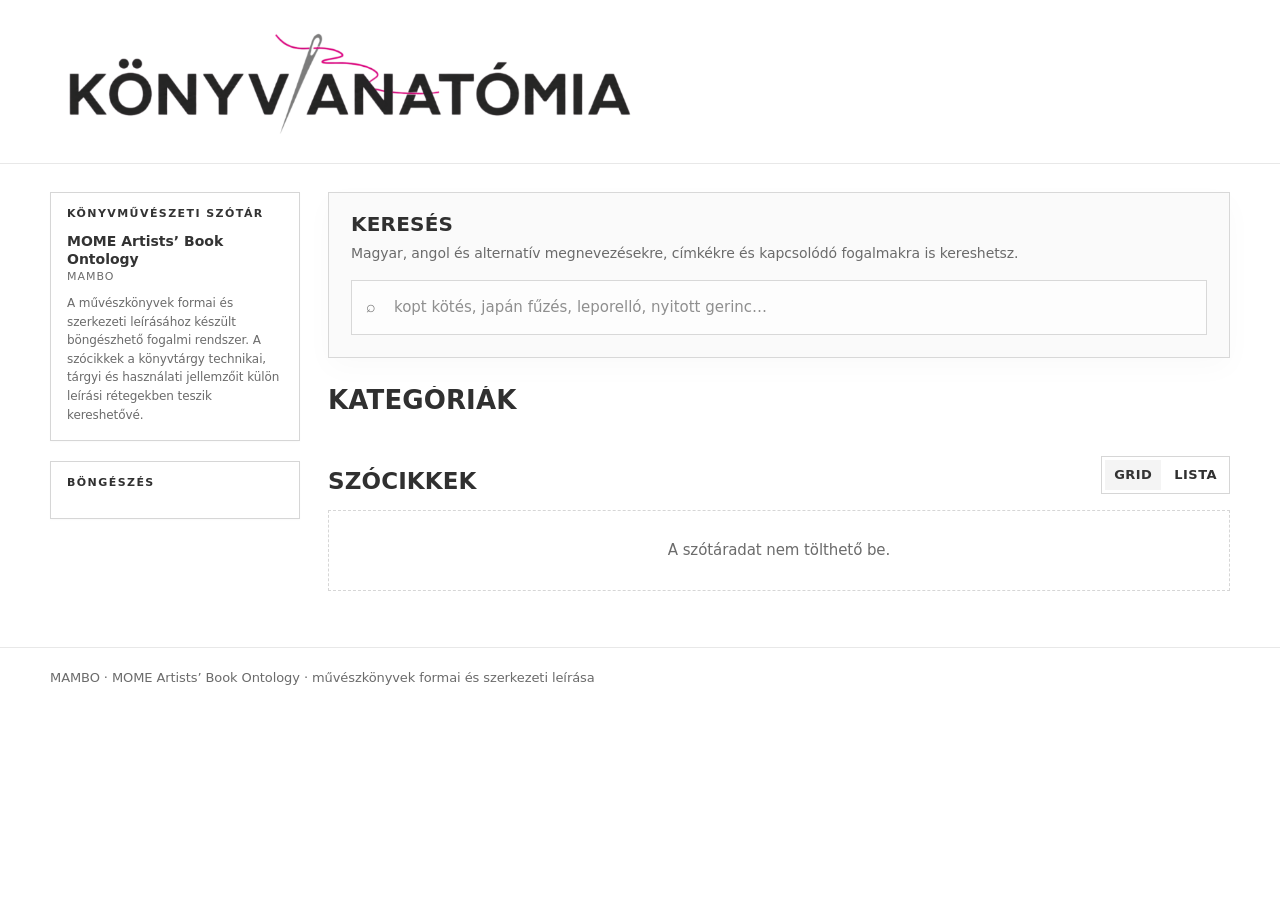
<file: index.html>
<!DOCTYPE html>
<html lang="hu">
<head>
  <meta charset="UTF-8" />
  <meta name="viewport" content="width=device-width, initial-scale=1.0" />
  <title>KÖNYVANATÓMIA – könyvművészeti szótár</title>
  <link rel="stylesheet" href="assets/css/site.css?v=consolidated-8" />
</head>
<body>
  <header class="site-header text-header">
    <div class="wrap">
      <div class="site-title-block">
        <a class="logo-link" href="./" aria-label="KÖNYVANATÓMIA – főoldal">
          <img class="site-logo-image" src="assets/icons/anatomia-header-v3.png?v=header-3" alt="KÖNYVANATÓMIA" />
        </a>
      </div>
    </div>
  </header>

  <main>
    <div class="wrap layout">
      <aside>
        <section class="sidebar-panel sidebar-intro" aria-label="A szótár leírása">
          <p class="sidebar-main-title">KÖNYVMŰVÉSZETI SZÓTÁR</p>
          <p class="about-brand"><strong>MOME Artists’ Book Ontology</strong></p>
          <p class="about-acronym">MAMBO</p>
          <p class="about-text">
            A művészkönyvek formai és szerkezeti leírásához készült böngészhető fogalmi rendszer.
            A szócikkek a könyvtárgy technikai, tárgyi és használati jellemzőit külön leírási rétegekben teszik kereshetővé.
          </p>
        </section>

        <section class="sidebar-panel sidebar-browse" aria-label="Böngészés">
          <p class="sidebar-panel-title">BÖNGÉSZÉS</p>
          <input id="searchInput" class="search" type="search" placeholder="Keresés névre, definícióra…" />
          <div id="filters" class="filters browse-list"></div>
        </section>
      </aside>

      <section>
        <section class="quick-search" aria-label="Keresés a MAMBO-szótárban">
          <label class="quick-search-label" for="quickSearchInput">Keresés</label>
          <p class="quick-search-help">
            Magyar, angol és alternatív megnevezésekre, címkékre és kapcsolódó fogalmakra is kereshetsz.
          </p>
          <div class="quick-search-box">
            <input
              id="quickSearchInput"
              class="quick-search-input"
              type="search"
              placeholder="kopt kötés, japán fűzés, leporelló, nyitott gerinc…"
              autocomplete="off"
            />
          </div>
        </section>

        <section class="category-overview" aria-label="Kiindulópontok a szótár böngészéséhez">
          <div class="overview-head">
            <h2>Kategóriák</h2>
          </div>
          <div id="categoryFolders" class="folder-grid category-panel-grid"></div>
        </section>

        <div class="topline" id="termsTopline">
          <h2>Szócikkek</h2>
          <div class="tools">
            <div id="count" class="result-count"></div>
            <div class="view-toggle" aria-label="Nézetváltás">
              <button class="view-button active" type="button" data-view="cards">Grid</button>
              <button class="view-button" type="button" data-view="list">Lista</button>
            </div>
          </div>
        </div>
        <div id="termList" class="grid"></div>
        <div id="empty" class="empty">Nincs találat ebben a szűrésben.</div>
      </section>
    </div>
  </main>

  <footer>
    <div class="wrap">MAMBO · MOME Artists’ Book Ontology · művészkönyvek formai és szerkezeti leírása</div>
  </footer>

  <script src="assets/js/app-decoration-clean.js?v=decor-render-2"></script>
  <script src="assets/js/sandbox-horizontal.js?v=custom-icons-clean-1"></script>
  <script src="assets/js/ui-enhancements.js?v=homepage-materials-1"></script>
  <script src="assets/js/term-pages.js?v=nyitott-gerinc-1"></script>
</body>
</html>
</file>
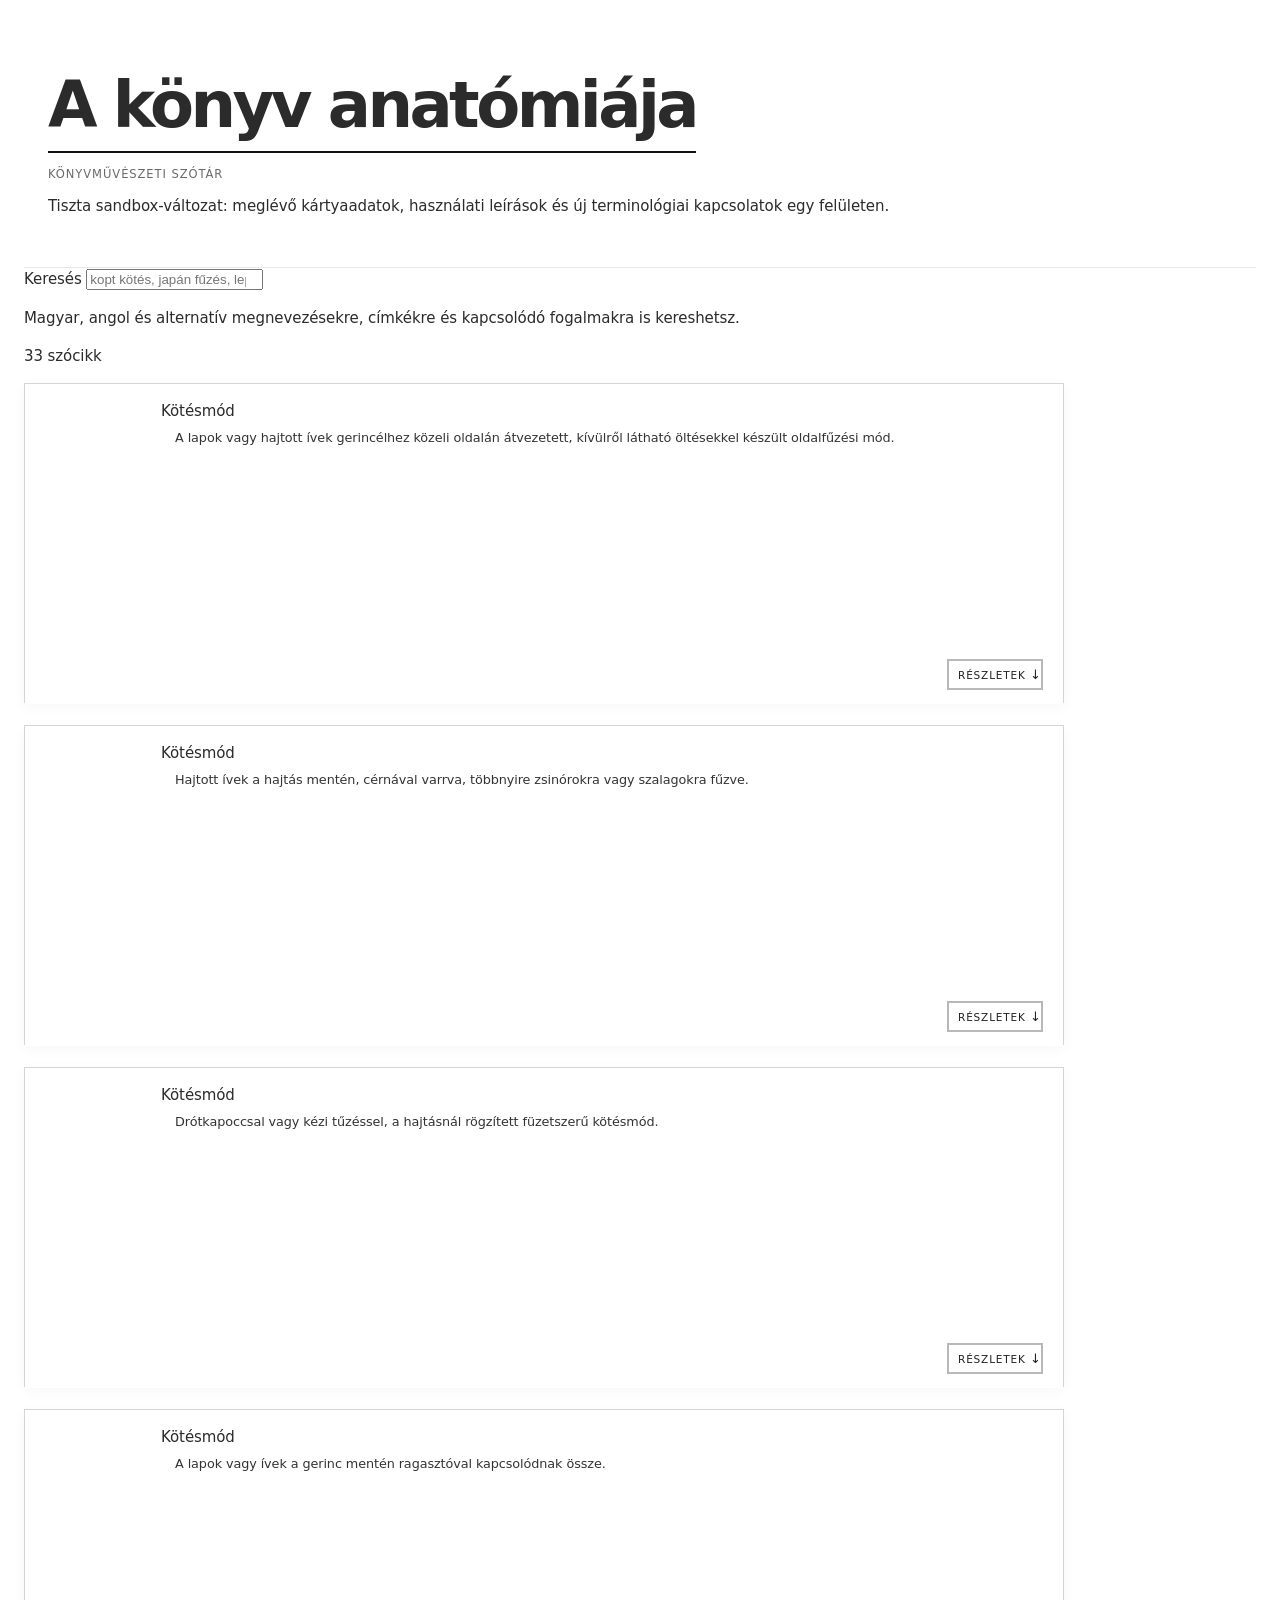
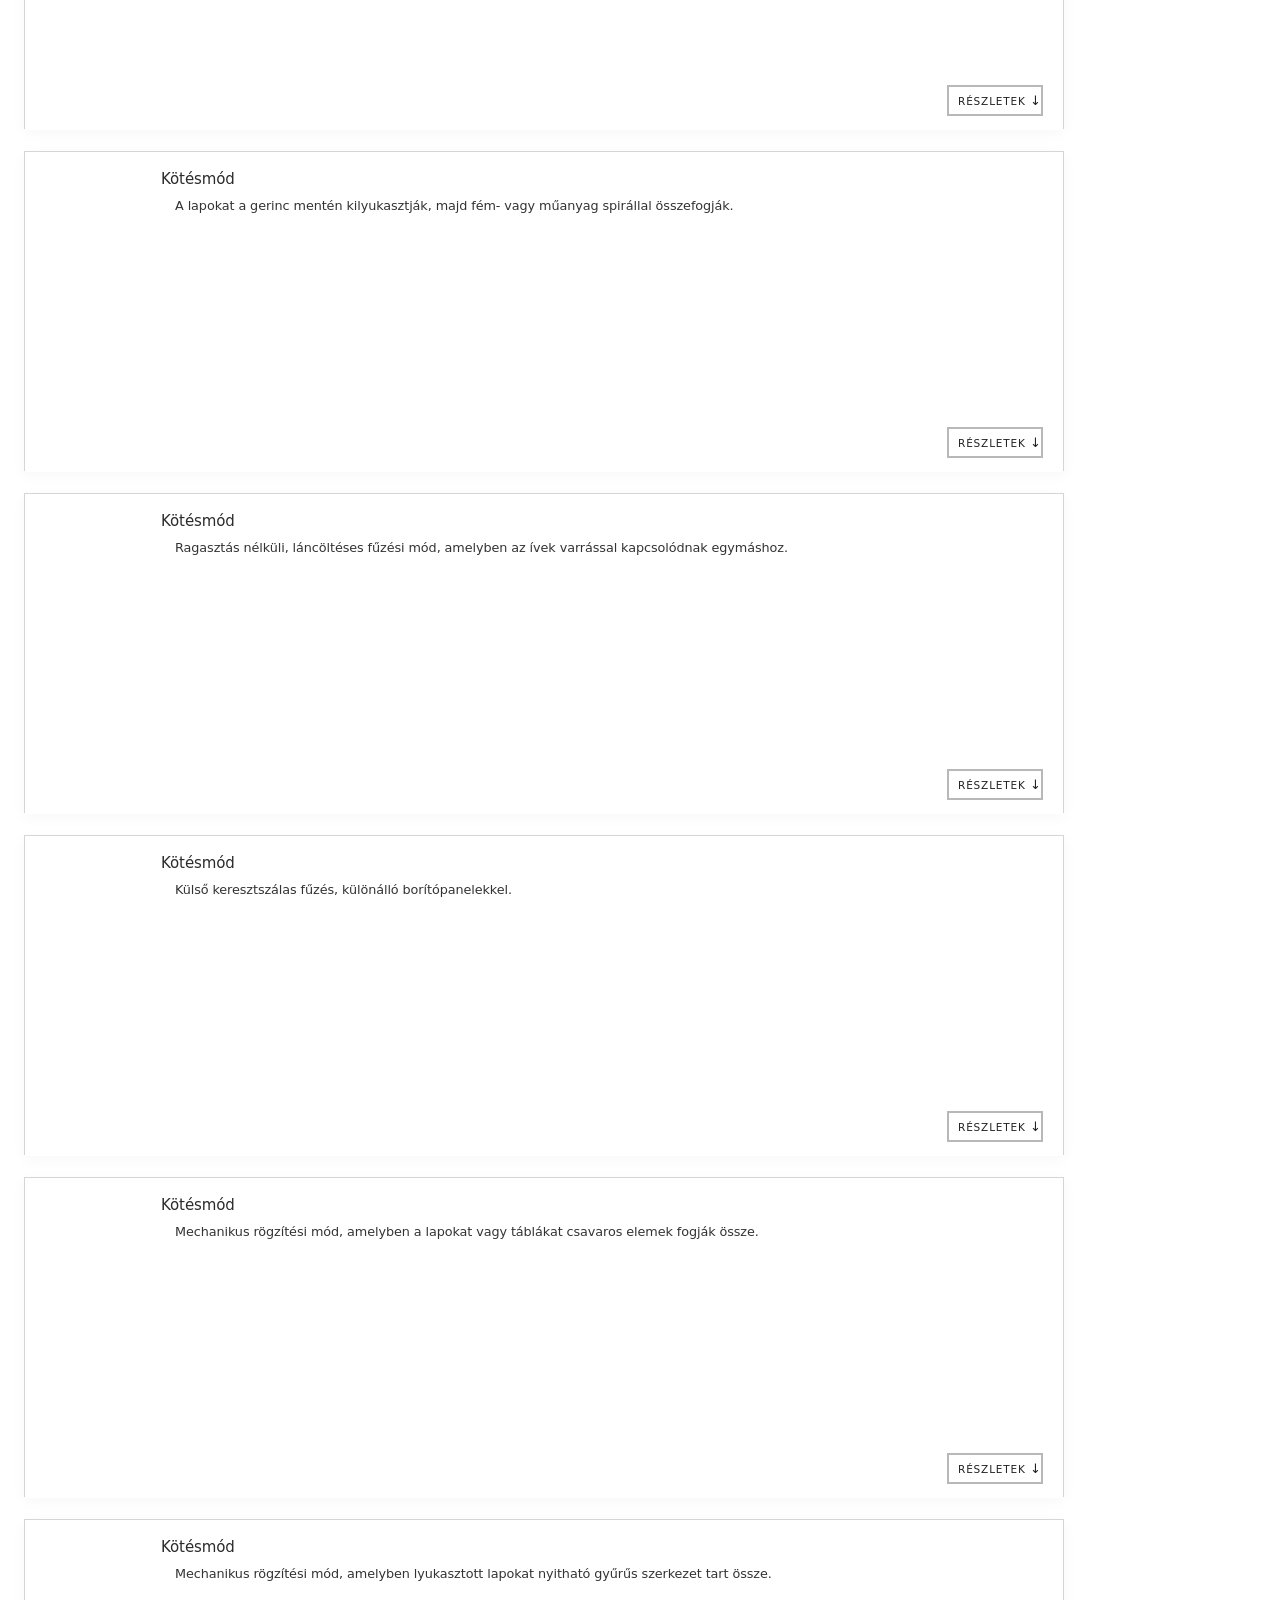
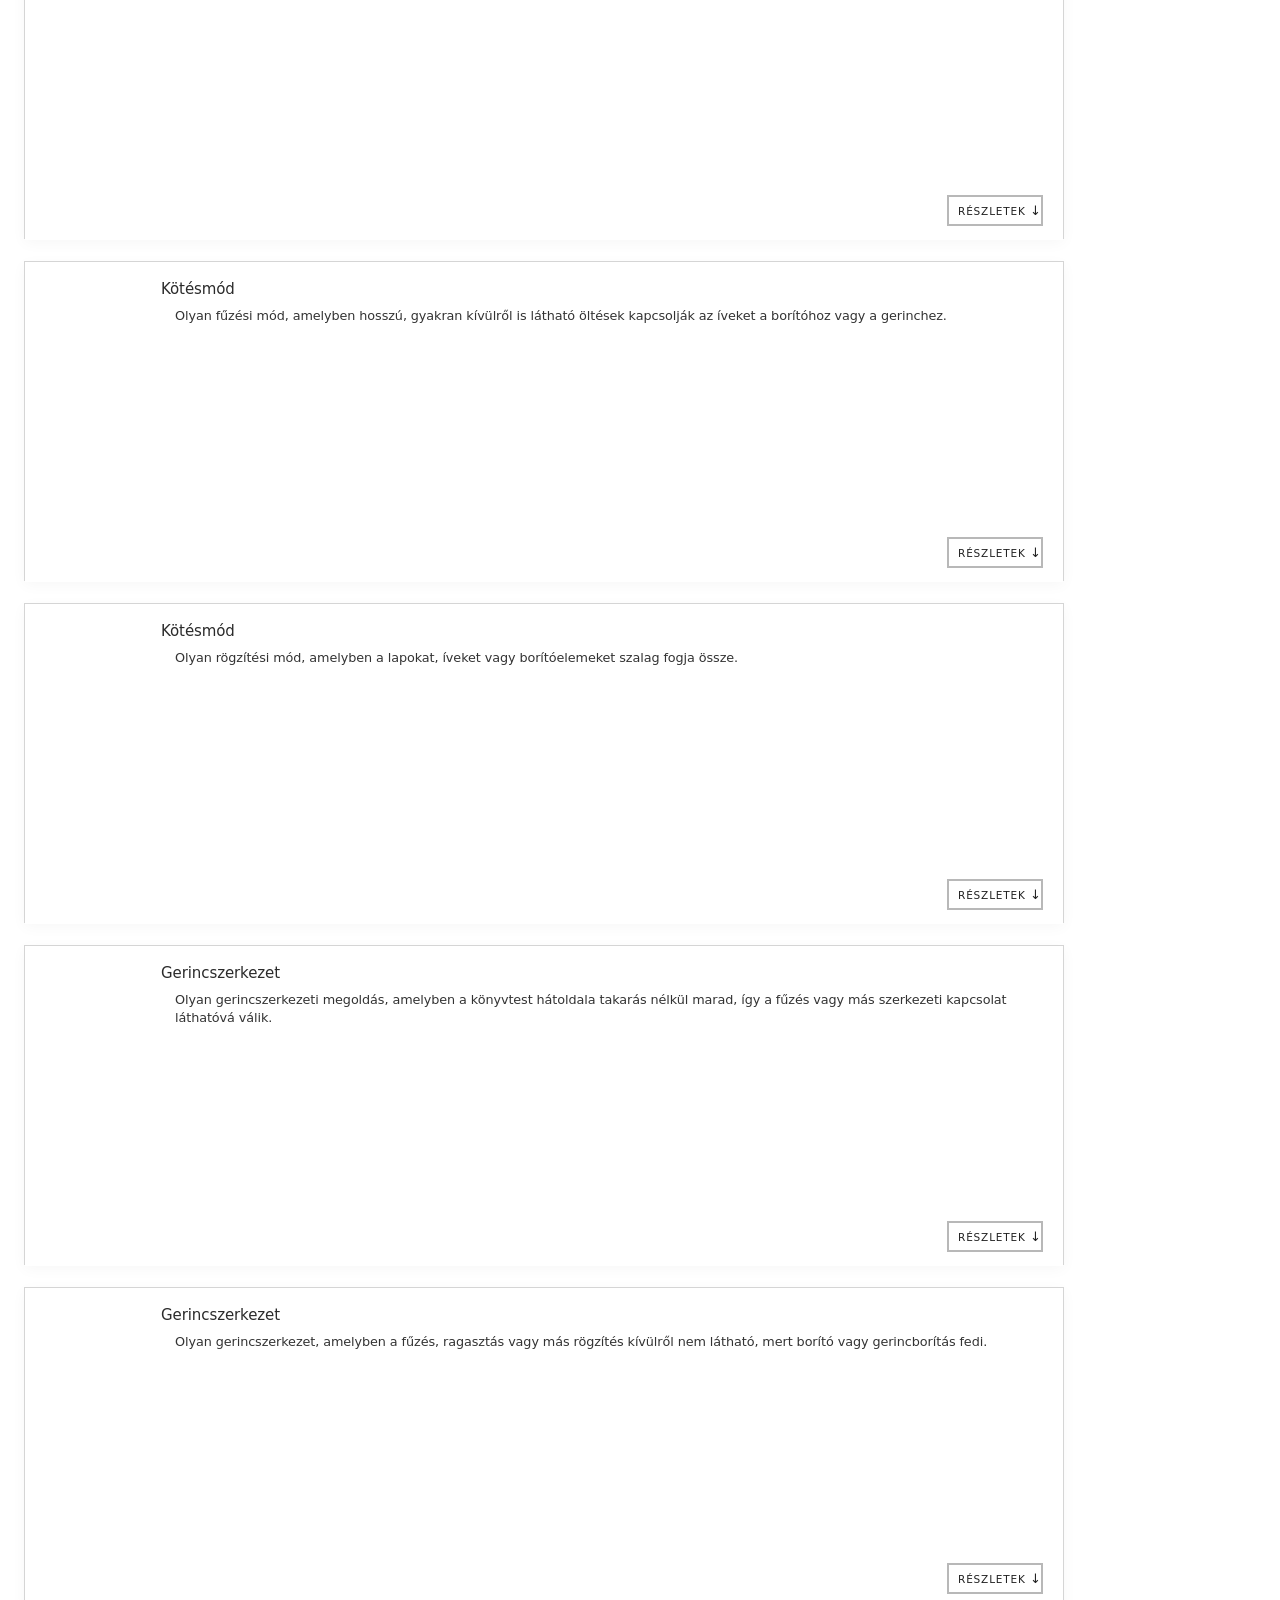
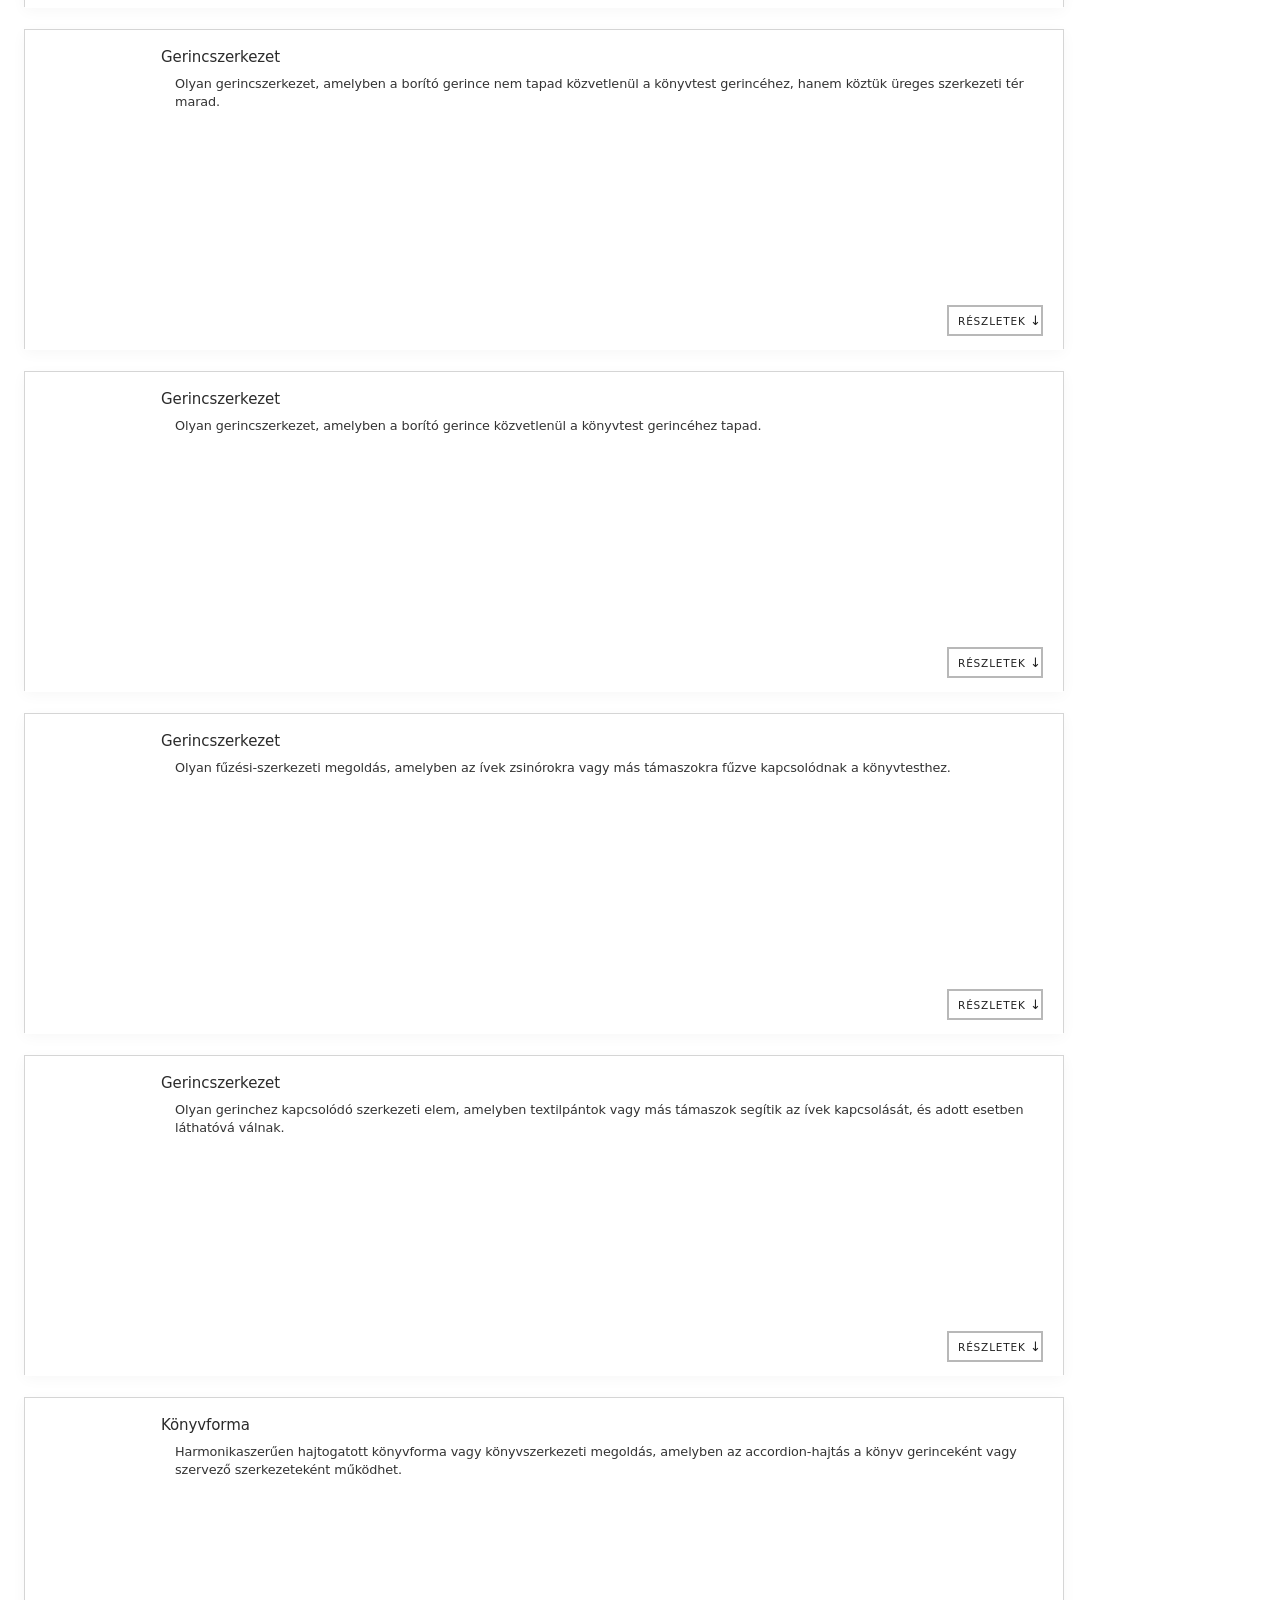
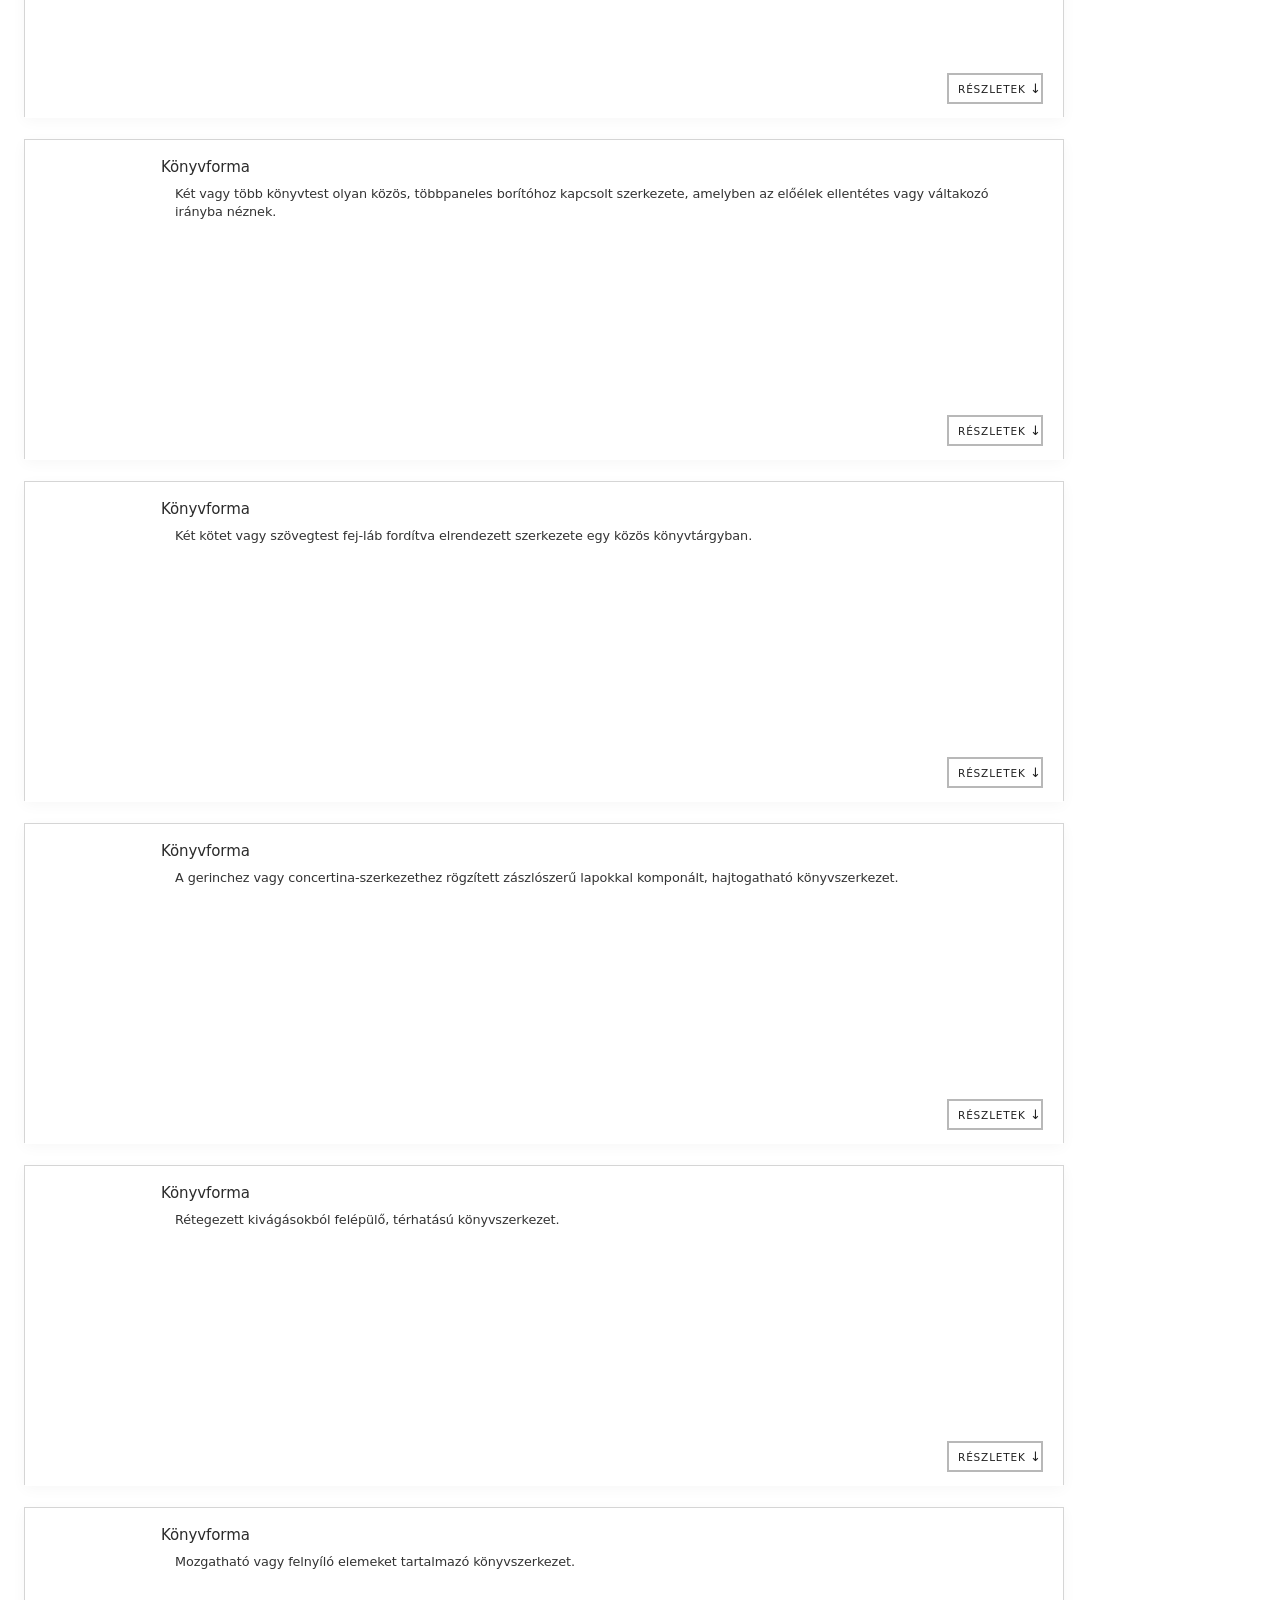
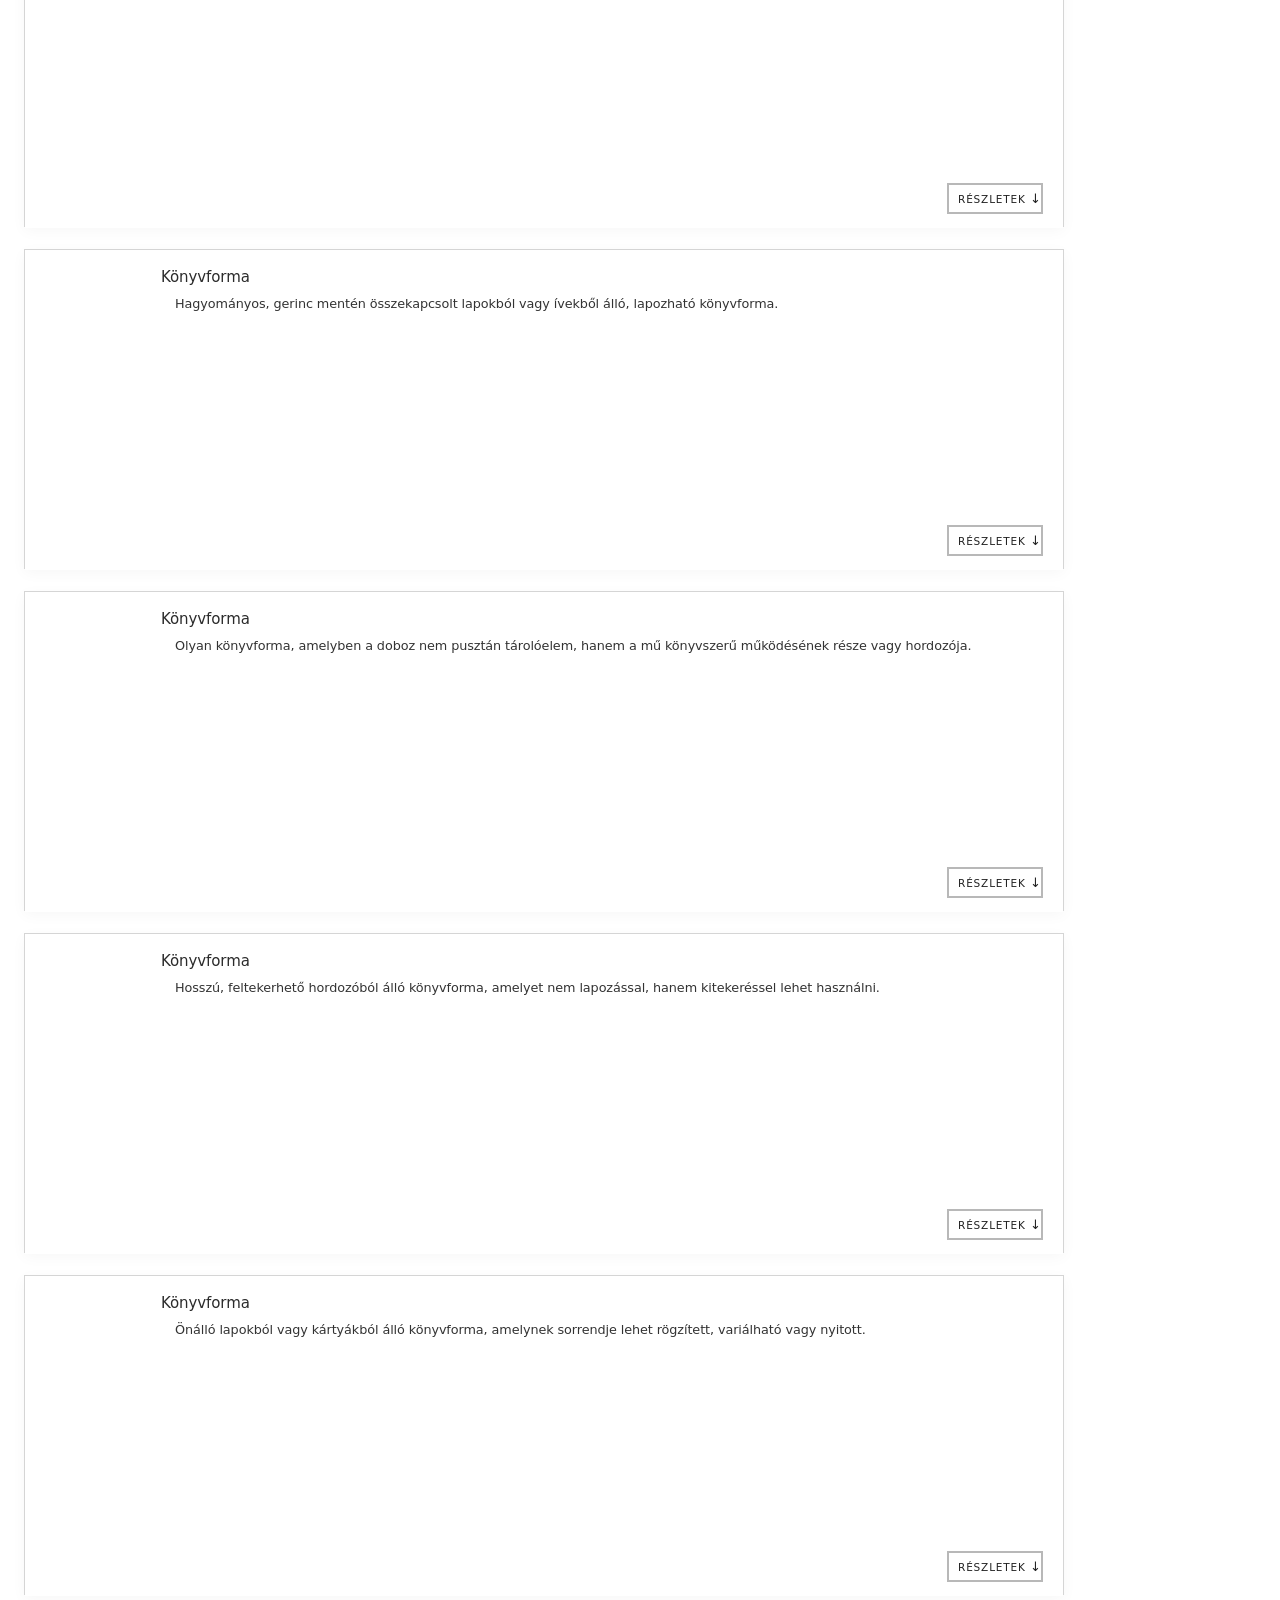
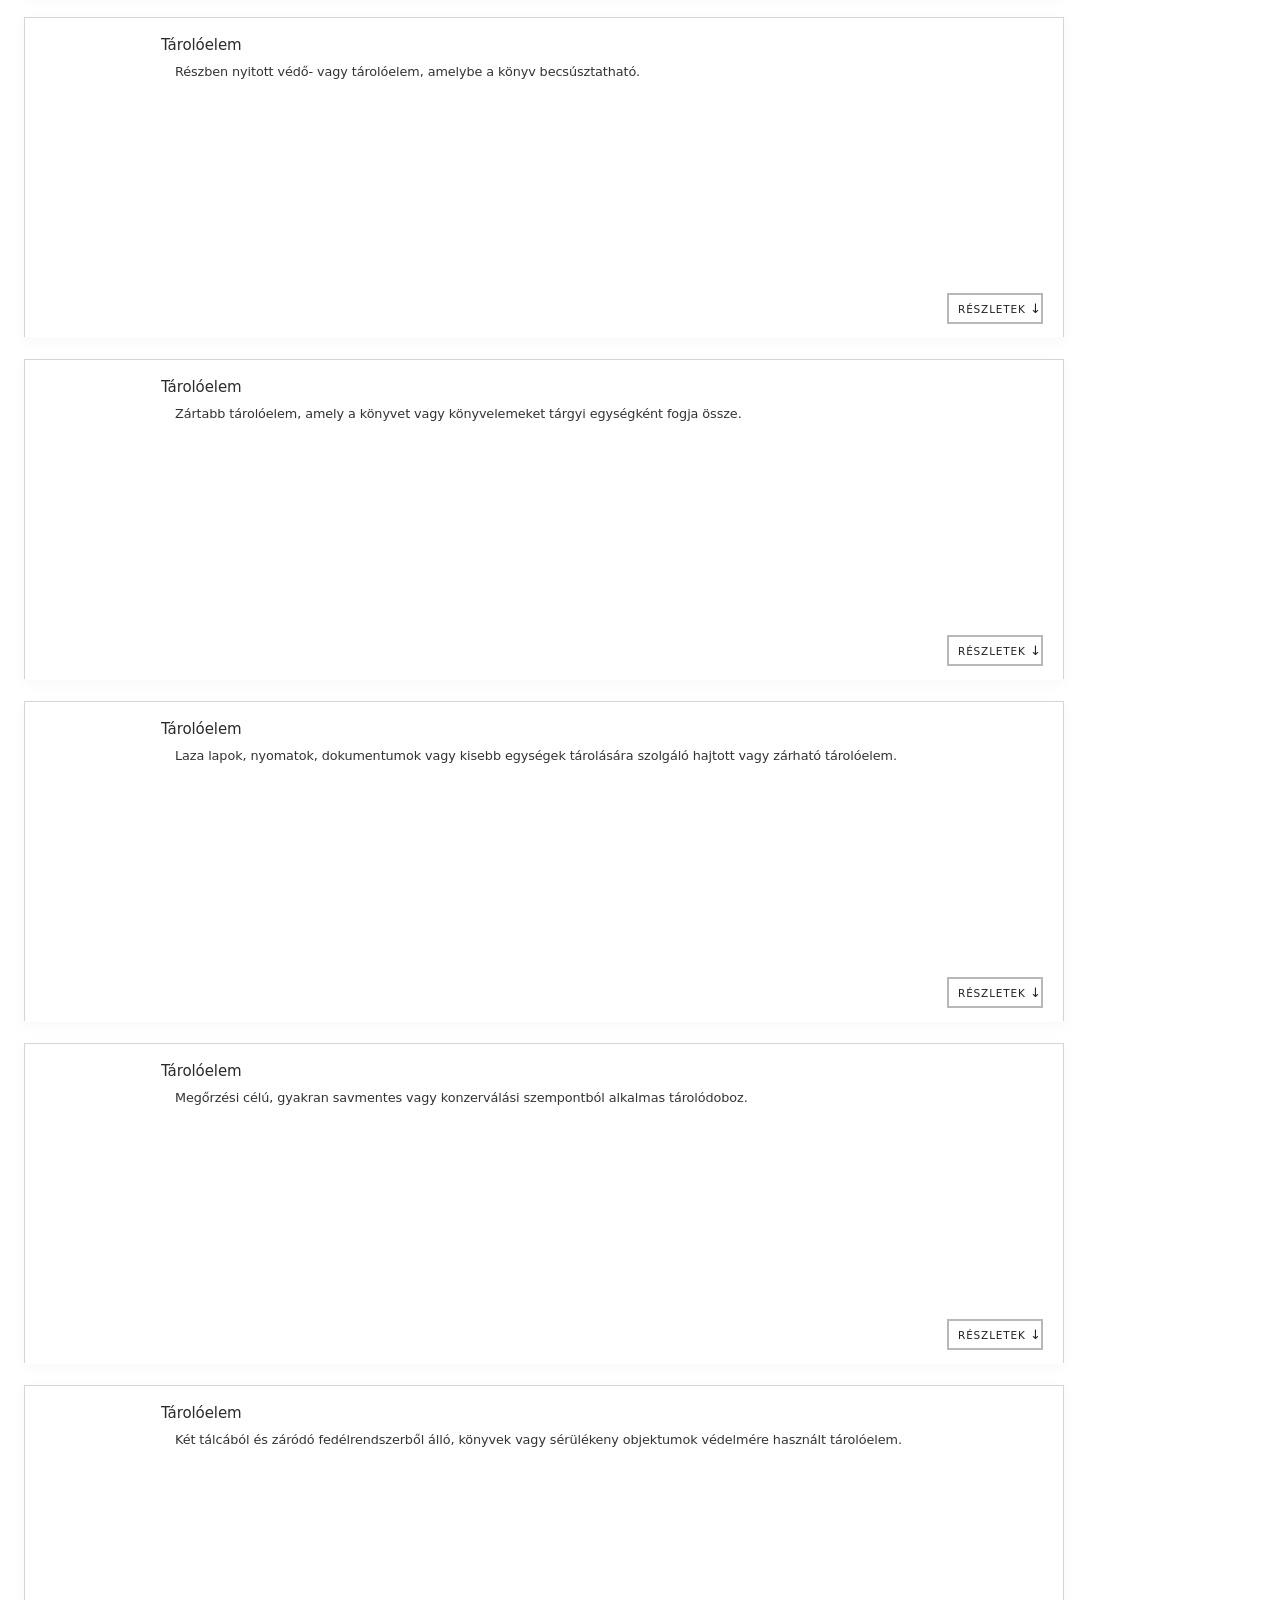
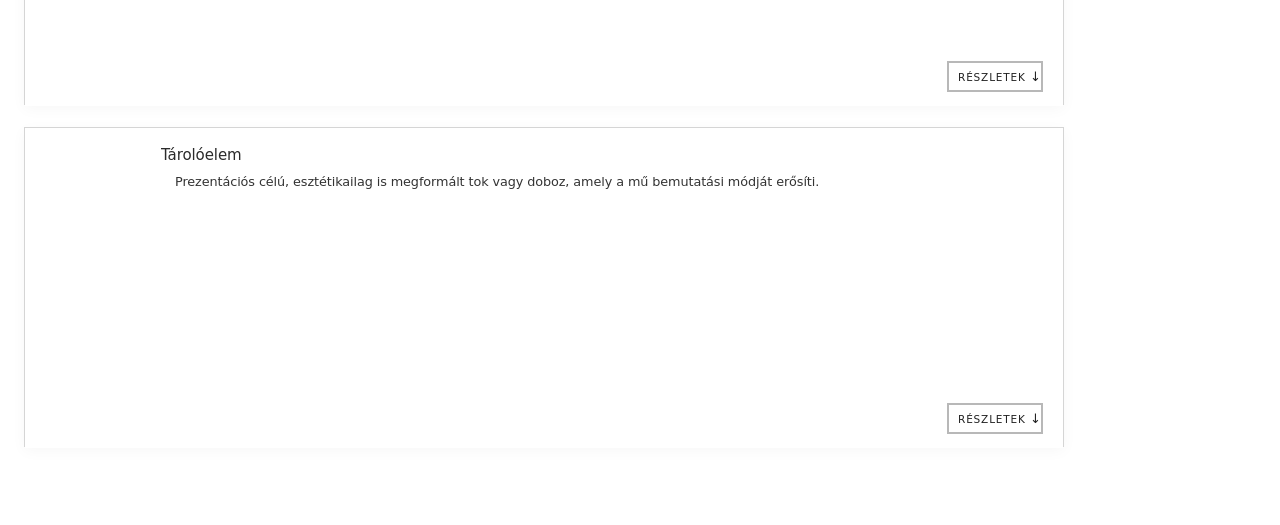
<file: index-integrated.html>
<!doctype html>
<html lang="hu">
<head>
  <meta charset="utf-8">
  <meta name="viewport" content="width=device-width, initial-scale=1">
  <title>A könyv anatómiája – tiszta sandbox</title>
  <link rel="stylesheet" href="assets/css/site.css">
  <link rel="stylesheet" href="assets/css/term-card-final.css">
  <link rel="stylesheet" href="assets/css/sandbox-ui.css">
  <link rel="stylesheet" href="assets/css/ui-enhancements.css">
</head>
<body>
  <main class="page-shell">
    <header class="site-hero">
      <div class="site-title-block">
        <h1 class="site-title">A könyv anatómiája</h1>
        <p class="site-subtitle">Könyvművészeti szótár</p>
      </div>
      <p class="site-intro">Tiszta sandbox-változat: meglévő kártyaadatok, használati leírások és új terminológiai kapcsolatok egy felületen.</p>
    </header>
    <section class="search-panel">
      <label class="search-label" for="termSearch">Keresés</label>
      <input id="termSearch" class="search-input" type="search" placeholder="kopt kötés, japán fűzés, leporelló…">
      <p class="search-help">Magyar, angol és alternatív megnevezésekre, címkékre és kapcsolódó fogalmakra is kereshetsz.</p>
    </section>
    <p id="status" class="status-note">Adatok betöltése…</p>
    <section id="termList" class="term-list"></section>
  </main>
  <script src="assets/js/app-integrated.js?v=2"></script>
</body>
</html>
</file>
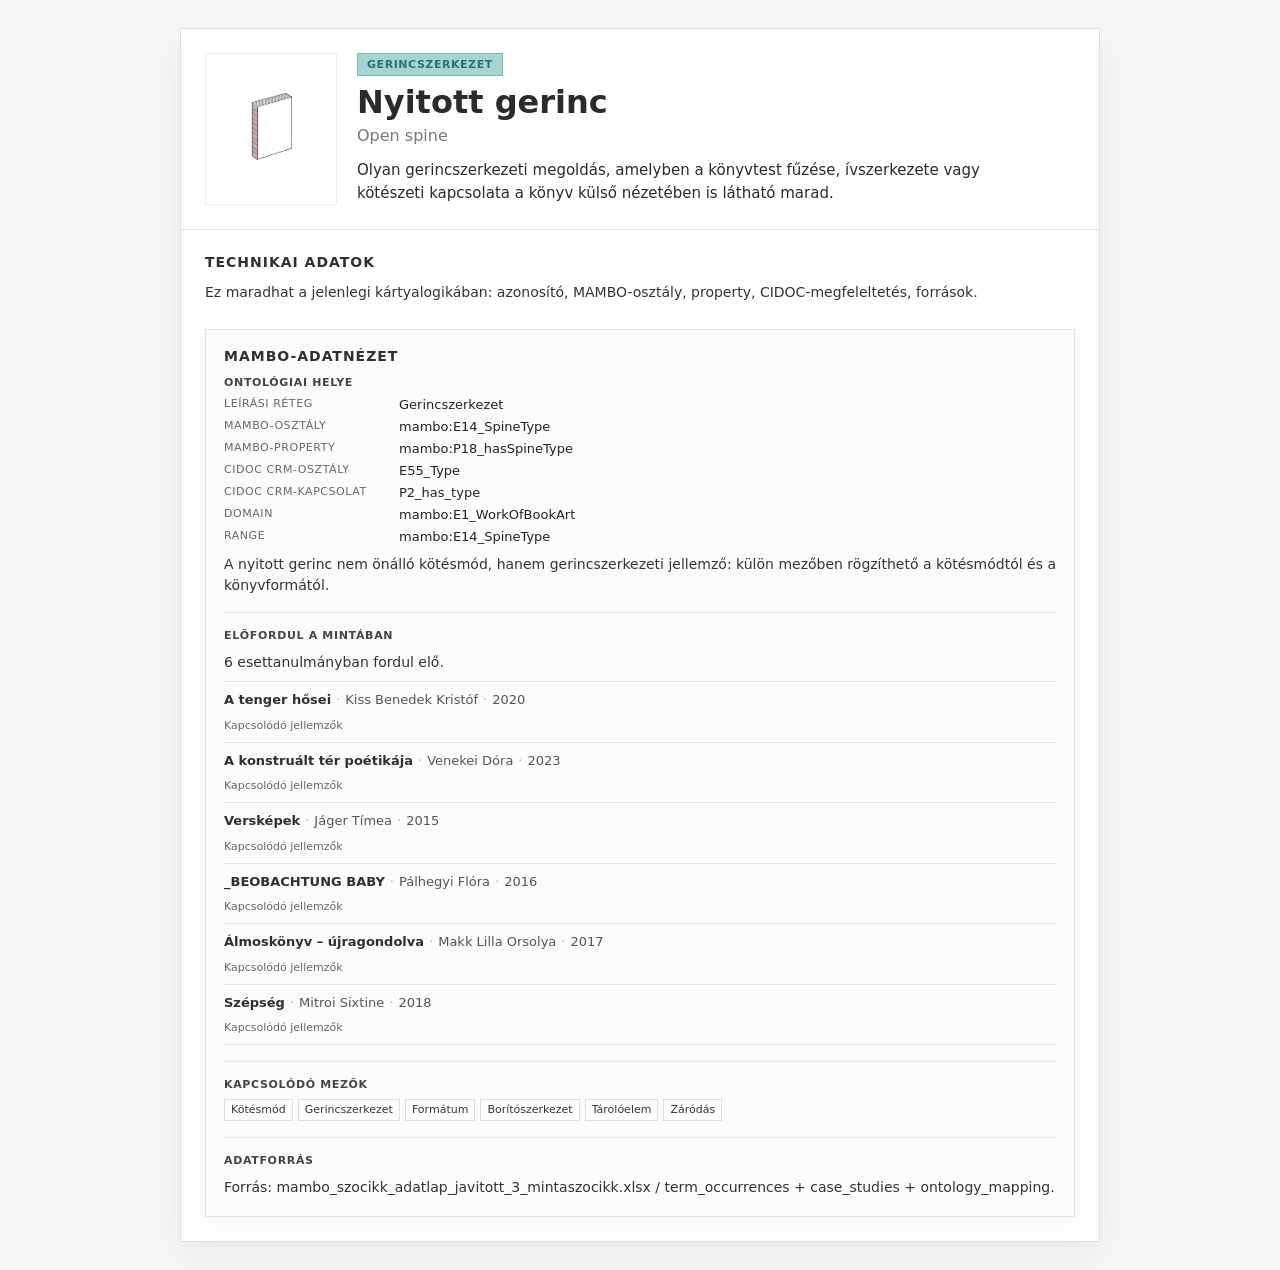
<file: previews/nyitott-gerinc-compact.html>
<!DOCTYPE html>
<html lang="hu">
<head>
  <meta charset="UTF-8" />
  <meta name="viewport" content="width=device-width, initial-scale=1.0" />
  <title>Nyitott gerinc – kompakt szócikk-preview</title>
  <style>
    :root{--text:#2b2b2b;--muted:#666;--line:#e3e3e3;--soft:#fafafa;--accent:#88c6c3;}
    *{box-sizing:border-box;}
    body{margin:0;padding:28px 14px;font-family:Inter,system-ui,-apple-system,BlinkMacSystemFont,"Segoe UI",sans-serif;color:var(--text);background:#f7f7f5;}
    main{max-width:920px;margin:0 auto;}
    .card{background:#fff;border:1px solid #dedede;box-shadow:0 12px 34px rgba(0,0,0,.06);}
    .head{display:grid;grid-template-columns:132px minmax(0,1fr);gap:20px;padding:24px;border-bottom:1px solid var(--line);}
    .icon{display:flex;align-items:center;justify-content:center;min-height:120px;border:1px solid #ececec;background:#fff;}
    .icon img{width:96px;max-height:96px;object-fit:contain;}
    .category{display:inline-flex;width:max-content;margin-bottom:10px;padding:4px 9px;border:1px solid rgba(111,183,179,.9);background:rgba(136,198,195,.75);color:#2d716f;font-size:11px;font-weight:700;letter-spacing:.05em;text-transform:uppercase;}
    h1{margin:0;font-size:32px;line-height:1.05;font-weight:650;}
    .en{margin-top:6px;color:#777;font-size:16px;}
    .definition{margin:14px 0 0;max-width:680px;font-size:15px;line-height:1.55;}
    .body{padding:24px;}
    .section{padding:18px 0;border-top:1px solid var(--line);}
    .section:first-child{padding-top:0;border-top:0;}
    h2{margin:0 0 12px;font-size:14px;letter-spacing:.07em;text-transform:uppercase;color:#303030;}
    h3{margin:0 0 8px;font-size:11px;letter-spacing:.06em;text-transform:uppercase;color:#444;}
    .mambo{margin-top:8px;padding:18px;border:1px solid #e1e1e1;background:#fcfcfc;box-shadow:0 8px 24px rgba(0,0,0,.04);}
    .sub + .sub{margin-top:16px;padding-top:16px;border-top:1px solid #e7e7e7;}
    .meta{margin:0;display:grid;gap:7px;}
    .meta div{display:grid;grid-template-columns:165px minmax(0,1fr);gap:10px;}
    dt{font-size:11px;color:#666;text-transform:uppercase;letter-spacing:.05em;}
    dd{margin:0;font-size:13px;color:#222;word-break:break-word;}
    p{font-size:14px;line-height:1.5;}
    .note{margin:10px 0 0;color:#333;}
    .occ-list{margin:8px 0 0;padding:0;list-style:none;border-top:1px solid #e5e5e5;}
    .occ-item{padding:9px 0;border-bottom:1px solid #e5e5e5;}
    .occ-line{display:flex;flex-wrap:wrap;gap:5px;align-items:baseline;font-size:13px;line-height:1.35;color:#555;}
    .occ-title{font-weight:650;color:#303030;}
    .sep{color:#aaa;}
    details{margin-top:5px;}
    summary{display:inline-flex;cursor:pointer;font-size:11px;line-height:1.25;color:#666;}
    summary:hover{color:#333;}
    details[open] summary{margin-bottom:6px;}
    .field{margin:0 0 7px;font-size:12px;line-height:1.35;color:#444;}
    .chips{display:flex;flex-wrap:wrap;gap:5px;}
    .chip{display:inline-flex;gap:4px;align-items:baseline;padding:3px 6px;border:1px solid #dedede;background:#fff;font-size:11px;line-height:1.25;color:#333;}
    .chip strong{font-weight:600;color:#666;}
    @media(max-width:760px){body{padding:12px;}.head{grid-template-columns:1fr;padding:18px;gap:14px;}.icon{min-height:96px;}.icon img{width:82px;}.body{padding:18px;}h1{font-size:27px;}.meta div{grid-template-columns:1fr;gap:3px;}.mambo{padding:14px;}.occ-line{font-size:12.5px;}}
  </style>
</head>
<body>
  <main>
    <article class="card">
      <header class="head">
        <div class="icon"><img src="../assets/icons/gerinc-nyitott.png" alt="Nyitott gerinc ikon" /></div>
        <div>
          <span class="category">Gerincszerkezet</span>
          <h1>Nyitott gerinc</h1>
          <div class="en">Open spine</div>
          <p class="definition">Olyan gerincszerkezeti megoldás, amelyben a könyvtest fűzése, ívszerkezete vagy kötészeti kapcsolata a könyv külső nézetében is látható marad.</p>
        </div>
      </header>

      <section class="body">
        <section class="section">
          <h2>Technikai adatok</h2>
          <p class="note">Ez maradhat a jelenlegi kártyalogikában: azonosító, MAMBO-osztály, property, CIDOC-megfeleltetés, források.</p>
        </section>

        <section class="mambo">
          <h2>MAMBO-adatnézet</h2>

          <div class="sub">
            <h3>Ontológiai helye</h3>
            <dl class="meta">
              <div><dt>Leírási réteg</dt><dd>Gerincszerkezet</dd></div>
              <div><dt>MAMBO-osztály</dt><dd>mambo:E14_SpineType</dd></div>
              <div><dt>MAMBO-property</dt><dd>mambo:P18_hasSpineType</dd></div>
              <div><dt>CIDOC CRM-osztály</dt><dd>E55_Type</dd></div>
              <div><dt>CIDOC CRM-kapcsolat</dt><dd>P2_has_type</dd></div>
              <div><dt>Domain</dt><dd>mambo:E1_WorkOfBookArt</dd></div>
              <div><dt>Range</dt><dd>mambo:E14_SpineType</dd></div>
            </dl>
            <p class="note">A nyitott gerinc nem önálló kötésmód, hanem gerincszerkezeti jellemző: külön mezőben rögzíthető a kötésmódtól és a könyvformától.</p>
          </div>

          <div class="sub">
            <h3>Előfordul a mintában</h3>
            <p class="note">6 esettanulmányban fordul elő.</p>
            <ul class="occ-list">
              <li class="occ-item"><div class="occ-line"><span class="occ-title">A tenger hősei</span><span class="sep">·</span><span>Kiss Benedek Kristóf</span><span class="sep">·</span><span>2020</span></div><details><summary>Kapcsolódó jellemzők</summary><p class="field">Gerinc láthatósága</p><div class="chips"><span class="chip"><strong>Formátum</strong>könyv</span><span class="chip"><strong>Kötésmód</strong>cérnafűzés</span><span class="chip"><strong>Tárolóelem</strong>tok</span><span class="chip"><strong>Záródás</strong>pánt; tépőzár</span></div></details></li>
              <li class="occ-item"><div class="occ-line"><span class="occ-title">A konstruált tér poétikája</span><span class="sep">·</span><span>Venekei Dóra</span><span class="sep">·</span><span>2023</span></div><details><summary>Kapcsolódó jellemzők</summary><p class="field">Gerinc láthatósága</p><div class="chips"><span class="chip"><strong>Formátum</strong>könyv</span><span class="chip"><strong>Kötésmód</strong>cérnafűzés</span><span class="chip"><strong>Borító</strong>keménytáblás</span><span class="chip"><strong>Interaktivitás</strong>moduláris</span></div></details></li>
              <li class="occ-item"><div class="occ-line"><span class="occ-title">Versképek</span><span class="sep">·</span><span>Jáger Tímea</span><span class="sep">·</span><span>2015</span></div><details><summary>Kapcsolódó jellemzők</summary><p class="field">Gerinc láthatósága</p><div class="chips"><span class="chip"><strong>Formátum</strong>könyv</span><span class="chip"><strong>Kötésmód</strong>cérnafűzés</span><span class="chip"><strong>Borító</strong>puhatáblás</span></div></details></li>
              <li class="occ-item"><div class="occ-line"><span class="occ-title">_BEOBACHTUNG BABY</span><span class="sep">·</span><span>Pálhegyi Flóra</span><span class="sep">·</span><span>2016</span></div><details><summary>Kapcsolódó jellemzők</summary><p class="field">Gerinc láthatósága</p><div class="chips"><span class="chip"><strong>Formátum</strong>könyv</span><span class="chip"><strong>Kötésmód</strong>cérnafűzés</span><span class="chip"><strong>Borító</strong>puhatáblás</span></div></details></li>
              <li class="occ-item"><div class="occ-line"><span class="occ-title">Álmoskönyv – újragondolva</span><span class="sep">·</span><span>Makk Lilla Orsolya</span><span class="sep">·</span><span>2017</span></div><details><summary>Kapcsolódó jellemzők</summary><p class="field">Gerinc láthatósága</p><div class="chips"><span class="chip"><strong>Formátum</strong>könyv</span><span class="chip"><strong>Kötésmód</strong>cérnafűzés</span><span class="chip"><strong>Borító</strong>puhatáblás</span></div></details></li>
              <li class="occ-item"><div class="occ-line"><span class="occ-title">Szépség</span><span class="sep">·</span><span>Mitroi Sixtine</span><span class="sep">·</span><span>2018</span></div><details><summary>Kapcsolódó jellemzők</summary><p class="field">Gerinc láthatósága</p><div class="chips"><span class="chip"><strong>Formátum</strong>könyv</span><span class="chip"><strong>Kötésmód</strong>cérnafűzés</span><span class="chip"><strong>Borító</strong>puhatáblás</span></div></details></li>
            </ul>
          </div>

          <div class="sub">
            <h3>Kapcsolódó mezők</h3>
            <div class="chips"><span class="chip">Kötésmód</span><span class="chip">Gerincszerkezet</span><span class="chip">Formátum</span><span class="chip">Borítószerkezet</span><span class="chip">Tárolóelem</span><span class="chip">Záródás</span></div>
          </div>

          <div class="sub">
            <h3>Adatforrás</h3>
            <p class="note">Forrás: mambo_szocikk_adatlap_javitott_3_mintaszocikk.xlsx / term_occurrences + case_studies + ontology_mapping.</p>
          </div>
        </section>
      </section>
    </article>
  </main>
</body>
</html>
</file>
<file: assets/css/site.css>
/*
  MAMBO demo consolidated stylesheet entrypoint.
  The former separate CSS layers are loaded here in the same cascade order,
  so index.html only needs one stylesheet link.
*/

@import url("style.css?v=base-1");
@import url("quick-search.css?v=quick-4");
@import url("mambo-final.css?v=final-clean-30");
@import url("text-header-title.css?v=title-7");
@import url("sandbox-ui.css?v=7");
@import url("sidebar-panels.css?v=2");
@import url("ui-enhancements.css?v=2");
@import url("category-label-overrides.css?v=10");
</file>
<file: assets/css/term-card-final.css>
/* Final source of truth for sandbox term-card layout */

#termList.grid{
  display:block!important;
  columns:3 260px;
  column-gap:22px;
  overflow:visible;
}
#termList.grid.list-view{
  columns:1!important;
}
#termList .card{
  display:block!important;
  width:100%!important;
  height:320px!important;
  margin:0 0 22px!important;
  break-inside:avoid;
  page-break-inside:avoid;
}
#termList .card.is-open,
#termList .card:has(details[open]){
  height:auto!important;
  break-inside:avoid;
}
#termList .term-summary{
  display:grid!important;
  grid-template-columns:98px minmax(0,1fr)!important;
  grid-template-areas:
    "icon head"
    "def def"!important;
  grid-template-rows:98px 1fr!important;
  gap:6px 18px!important;
  height:320px!important;
  min-height:0!important;
  padding:14px 20px 58px!important;
  overflow:hidden!important;
}
#termList .card.is-open .term-summary,
#termList .card:has(details[open]) .term-summary{
  height:auto!important;
  min-height:230px!important;
  overflow:visible!important;
}
#termList .term-icon{
  grid-area:icon!important;
  width:98px!important;
  height:98px!important;
  max-width:98px!important;
  max-height:98px!important;
  overflow:hidden!important;
  flex:0 0 98px!important;
}
#termList .term-icon img{
  display:block!important;
  width:auto!important;
  height:auto!important;
  max-width:98px!important;
  max-height:95px!important;
  object-fit:contain!important;
}
#termList .term-content{
  grid-area:head!important;
  min-width:0!important;
  overflow:hidden!important;
}
#termList .term-content h3{
  display:-webkit-box!important;
  -webkit-line-clamp:2!important;
  -webkit-box-orient:vertical!important;
  overflow:hidden!important;
  margin-bottom:6px!important;
}
#termList .term-content .en{
  display:-webkit-box!important;
  -webkit-line-clamp:2!important;
  -webkit-box-orient:vertical!important;
  overflow:hidden!important;
}
#termList .term-summary > .definition{
  grid-area:def!important;
  width:100%!important;
  margin:0!important;
  align-self:start!important;
  display:-webkit-box!important;
  -webkit-line-clamp:6!important;
  -webkit-box-orient:vertical!important;
  overflow:hidden!important;
  max-height:9em!important;
}
#termList .card.is-open .term-summary > .definition,
#termList .card:has(details[open]) .term-summary > .definition{
  display:block!important;
  -webkit-line-clamp:unset!important;
  max-height:none!important;
  overflow:visible!important;
}
#termList .open-hint{
  bottom:14px!important;
}
#termList .term-icon img[src*="szotar_ikon_"]{
  opacity:.5!important;
  filter:grayscale(1)!important;
}
#termList .term-icon img[src*="assets/icons/"]{
  opacity:1!important;
  filter:none!important;
}

@media(max-width:1180px){
  #termList.grid{
    columns:2 300px!important;
  }
}
@media(max-width:900px){
  #termList.grid{
    columns:1!important;
  }
}
@media(max-width:560px){
  #termList.grid{
    columns:1!important;
  }
  #termList .card{
    height:auto!important;
    margin-bottom:16px!important;
  }
  #termList .term-summary{
    height:auto!important;
    min-height:0!important;
    grid-template-columns:78px minmax(0,1fr)!important;
    grid-template-areas:
      "icon head"
      "def def"!important;
    grid-template-rows:auto auto!important;
    gap:8px 14px!important;
    padding:14px 16px 58px!important;
  }
  #termList .term-icon{
    width:78px!important;
    height:90px!important;
    max-width:78px!important;
    max-height:90px!important;
    flex:0 0 78px!important;
  }
  #termList .term-icon img{
    max-width:78px!important;
    max-height:87px!important;
  }
}
</file>
<file: assets/css/sandbox-ui.css>
/* Consolidated sandbox UI layer: page structure, category panels, card visuals and details. */

.quick-search,
.category-overview,
.topline,
#termList{
  width:100%;
  max-width:1040px;
  margin-left:0!important;
  margin-right:0!important;
}

.quick-search{margin-bottom:28px!important;}

.category-overview{margin:0 0 28px!important;padding:0!important;border:0!important;background:transparent!important;box-shadow:none!important;}
.overview-head{display:flex;align-items:flex-end;justify-content:space-between;gap:24px;margin:0 0 14px!important;padding:0!important;border:0!important;background:transparent!important;}
.overview-head h2{margin:0!important;font-size:26px!important;}
.overview-head p{max-width:480px!important;margin:0!important;color:#555;font-size:14px!important;line-height:1.45!important;}

.category-panel-grid{display:grid!important;grid-template-columns:repeat(8,minmax(0,1fr))!important;gap:12px!important;width:100%;}
.category-panel{min-height:132px!important;padding:13px 8px 12px!important;display:grid!important;grid-template-columns:1fr!important;grid-template-areas:"media" "title" "action"!important;grid-template-rows:52px auto auto!important;row-gap:7px!important;align-items:center!important;justify-items:center!important;border:1px solid #d6d6d6!important;border-radius:0!important;background:#fff!important;box-shadow:0 1px 2px rgba(0,0,0,.035)!important;text-align:center!important;}
.category-panel:hover,.category-panel.active{border-color:#aaa!important;background:#fafafa!important;box-shadow:0 4px 12px rgba(0,0,0,.055)!important;}
.category-panel-media{grid-area:media;width:58px!important;height:52px!important;margin:0!important;display:flex!important;align-items:center!important;justify-content:center!important;padding:0!important;box-sizing:border-box;}
.category-panel-media img{max-width:58px!important;max-height:50px!important;object-fit:contain!important;object-position:center center!important;}
.category-panel-text{display:none!important;}
.category-panel-title{grid-area:title;min-height:0!important;margin:0!important;font-size:16px!important;line-height:1.12!important;letter-spacing:.01em!important;text-align:center!important;word-break:normal!important;hyphens:auto;}
.category-panel-description{display:none!important;}
.category-panel-action{grid-area:action;margin:0!important;padding:0!important;align-self:end;justify-self:center;white-space:nowrap;text-align:center!important;}
.category-panel-count{font-size:13.5px!important;line-height:1!important;color:#555!important;}
.category-panel-label{display:none!important;}

.grid{display:grid!important;grid-template-columns:repeat(3,minmax(0,1fr))!important;gap:22px!important;align-items:start;overflow:visible;}
.grid.list-view{grid-template-columns:1fr!important;}

.card{height:auto!important;min-height:0!important;max-width:none;margin:0!important;border:1px solid #d5d5d5!important;border-radius:0!important;background:#fff!important;box-shadow:0 4px 14px rgba(0,0,0,.035)!important;overflow:visible!important;position:relative;transition:border-color .15s ease,box-shadow .15s ease;}
.card:hover{border-color:#b9b9b9!important;box-shadow:0 7px 20px rgba(0,0,0,.055)!important;}
.card.is-open,.card:has(details[open]){grid-column:auto!important;z-index:20;box-shadow:0 8px 24px rgba(0,0,0,.07)!important;}

.term-summary{
  display:grid;
  grid-template-columns:98px minmax(0,1fr)!important;
  grid-template-areas:"icon head" "icon def";
  gap:8px 18px!important;
  align-items:start;
  min-height:0!important;
  padding:18px 20px 58px!important;
  background:#fff;
  cursor:pointer;
  position:relative;
  border-radius:0!important;
}
.card.is-open .term-summary,.card:has(details[open]) .term-summary{border-radius:0!important;border-bottom:0!important;}
.term-icon{grid-area:icon;width:98px!important;height:98px!important;background:none!important;display:flex;align-items:flex-start;justify-content:center;padding-top:3px;box-sizing:border-box;}
.term-icon img{max-width:98px!important;max-height:95px!important;object-fit:contain;display:block;}
.term-content{grid-area:head;min-width:0;display:block!important;padding-top:2px;}
.term-content .card-top{padding:0!important;background:#fff!important;}
.term-content .category{display:inline-flex;width:max-content;margin:0 0 7px!important;padding:3px 6px!important;font-size:9.5px!important;line-height:1.15!important;letter-spacing:.07em;color:#222!important;background:#fff!important;border-color:#c8c8c8!important;}
.term-content h3{margin:0 0 5px!important;font-size:16px!important;line-height:1.16!important;letter-spacing:.012em;}
.term-content .en{margin:0;font-size:12.5px!important;line-height:1.25!important;color:#555;font-style:normal;text-transform:uppercase;}
.term-summary>.definition{grid-area:def;padding:0!important;margin:0!important;max-width:none;font-size:13px!important;line-height:1.44!important;color:#222;display:block!important;overflow:visible!important;-webkit-line-clamp:unset!important;-webkit-box-orient:initial!important;}
.open-hint{position:absolute;right:20px;bottom:20px;width:96px;text-align:left;margin:0!important;padding:7px 0 7px 9px!important;box-sizing:border-box;border:2px solid #b8b8b8;border-radius:0!important;background:#fff;font-family:var(--display-font);font-size:10.5px!important;line-height:1;letter-spacing:.08em;text-transform:uppercase;color:#222;pointer-events:none;white-space:nowrap;}
.open-hint::after{content:' ↓';font-size:13px;letter-spacing:0;}
.card:hover .open-hint{color:#111;border-color:#777;background:#f8f8f8;}
.card.is-open .open-hint::after,.card:has(details[open]) .open-hint::after{content:' ↑';}

.card-body{display:none!important;position:absolute;top:100%;left:-1px;right:-1px;z-index:30;background:#fff;border:1px solid #d5d5d5;border-top:0!important;border-radius:0!important;box-shadow:0 18px 34px rgba(0,0,0,.13);min-height:0!important;flex:none!important;}
.card.is-open .card-body,.card:has(details[open]) .card-body{display:block!important;}
.card:not(.is-open) details{display:none!important;}
details{margin:0!important;border-top:0!important;}
details>summary{display:none!important;}
.detail-block{display:block!important;border-top:0!important;padding:0!important;gap:0!important;background:#fff;}
.detail-section{display:block!important;margin:0;padding:0 20px 18px 20px!important;border-top:0!important;background:#fff;}
.detail-section:first-child{border-top:0!important;padding-top:0!important;}
.detail-section h4{margin:0 0 9px!important;font-size:12px!important;line-height:1.25;color:#222;letter-spacing:.07em;}
.detail-paragraph{margin:0!important;font-size:15px!important;line-height:1.5!important;color:#222;}
.detail-paragraph+.detail-paragraph{margin-top:0!important;}
.detail-section:first-child .detail-paragraph{display:inline;}
.detail-section:first-child .detail-paragraph:first-of-type::after{content:' ';}

.field{margin:0 0 13px!important;font-size:14px!important;line-height:1.45;}
.field:last-child{margin-bottom:0!important;}
.field strong{display:block;margin-bottom:7px;font-size:11.5px!important;line-height:1.2;color:#444;text-transform:uppercase;letter-spacing:.06em;}
.tag-list,.source-list{display:flex;flex-wrap:wrap;gap:7px;}
.tag{padding:5px 8px!important;border-radius:5px!important;border:1px solid #cfcfcf!important;background:#fafafa!important;font-size:13.5px!important;}
.source-section-content{font-size:14px!important;line-height:1.45;}

.technical-data{background:#fafafa!important;padding:0!important;border-top:1px solid #dcdcdc!important;color:#333;}
.technical-label{padding:15px 20px 6px;font-family:var(--display-font);font-size:12px!important;font-weight:700!important;line-height:1.25;letter-spacing:.08em;text-transform:uppercase;color:#333;}
.technical-data h4{display:none;}
.technical-group{display:block!important;padding:13px 20px;border-top:0;}
.technical-group+.technical-group{border-top:1px solid #e5e5e5;}
.technical-subheading{margin:0 0 8px!important;font-size:11.5px!important;line-height:1.25;color:#444;text-transform:uppercase;letter-spacing:.07em;font-weight:700;}
.ontology-row{display:block!important;}
.technical-data .field{font-size:13.5px!important;color:#333;}
.technical-data .field strong{font-size:10.5px!important;color:#555;}
.status-badge{display:inline-flex;padding:4px 8px;border:1px solid #cfcfcf;border-radius:5px;background:#fff;font-size:13px;}
.modal,.zoom-btn{display:none!important;}

@media(max-width:1100px){
  .quick-search,.category-overview,.topline,#termList{max-width:none;}
  .category-panel-grid{grid-template-columns:repeat(4,minmax(0,1fr))!important;}
  .category-panel{min-height:128px!important;padding:13px 8px 12px!important;}
  .grid{grid-template-columns:repeat(2,minmax(0,1fr))!important;}
}

@media(max-width:900px){
  .layout{display:block!important;}
  .layout>aside{display:none!important;}
  .layout>section{width:100%!important;}
  .category-panel-grid{grid-template-columns:repeat(2,minmax(0,1fr))!important;}
  .grid{grid-template-columns:1fr!important;}
  .card-body{position:static!important;border-left:0;border-right:0;border-bottom:0;box-shadow:none;}
  .overview-head{display:block;}
  .overview-head p{margin-top:8px!important;max-width:none!important;text-align:left!important;}
  .detail-section{padding-right:18px!important;}
}

@media(max-width:560px){
  .card{border-left:0!important;border-right:0!important;border-radius:0!important;box-shadow:none!important;}
  .category-panel-grid{grid-template-columns:repeat(2,minmax(0,1fr))!important;gap:10px!important;}
  .category-panel{min-height:118px!important;padding:12px 8px!important;grid-template-rows:46px auto auto!important;gap:6px!important;}
  .category-panel-media{width:52px!important;height:46px!important;}
  .category-panel-media img{max-width:52px!important;max-height:44px!important;}
  .category-panel-title{font-size:15px!important;line-height:1.12!important;margin:0!important;}
  .category-panel-count{font-size:13px!important;}
  .term-summary{grid-template-columns:78px minmax(0,1fr)!important;grid-template-areas:"icon head" "icon def";gap:8px 14px!important;padding:18px 16px 58px!important;}
  .term-icon{width:78px!important;height:90px!important;padding-top:3px;}
  .term-icon img{max-width:78px!important;max-height:87px!important;}
  .term-content h3{font-size:16px!important;line-height:1.16!important;}
  .term-content .en{font-size:12.5px!important;line-height:1.25!important;}
  .term-summary>.definition{font-size:13.5px!important;line-height:1.44!important;}
  .open-hint{right:16px;bottom:18px;width:92px;}
  .detail-section{padding:0 16px 18px 16px!important;}
  .detail-section h4{font-size:12px!important;}
  .detail-paragraph{font-size:15.5px!important;line-height:1.5!important;}
  .technical-label,.technical-group{padding-left:16px!important;padding-right:16px!important;}
  .technical-data{padding-right:0!important;}
  .tag{font-size:14px!important;}
  .quick-search,.category-overview,.topline{padding-left:16px!important;padding-right:16px!important;}
}
</file>
<file: assets/css/ui-enhancements.css>
body.search-active .category-overview{
  display:none!important;
}

body.search-active #termsTopline{
  margin-top:0!important;
}

#termList .term-icon{
  position:relative;
}

#termList .term-icon.has-placeholder-icon{
  cursor:default;
}

#termList .term-icon.has-placeholder-icon img,
#termList .term-icon img[data-icon-real="0"]{
  filter:grayscale(1)!important;
  opacity:.5!important;
}

#termList .zoom-btn{
  display:none!important;
  position:absolute;
  right:-5px;
  bottom:-5px;
  width:34px;
  height:34px;
  border:1px solid #d0d0d0;
  border-radius:999px;
  background:#fff;
  color:#333;
  font-size:20px;
  line-height:1;
  cursor:pointer;
  box-shadow:0 3px 10px rgba(0,0,0,.16);
}

#termList .card.is-open .term-icon.has-real-icon .zoom-btn,
#termList .card:has(details[open]) .term-icon.has-real-icon .zoom-btn{
  display:flex!important;
  align-items:center;
  justify-content:center;
}

#termList .zoom-btn:hover{
  border-color:#aaa;
  background:#fff;
  color:#222;
  box-shadow:0 5px 14px rgba(0,0,0,.2);
}

.image-zoom-modal{
  display:none;
  position:fixed;
  inset:0;
  z-index:9999;
}

.image-zoom-modal.open{
  display:block;
}

.image-zoom-backdrop{
  position:absolute;
  inset:0;
  background:rgba(255,255,255,.84);
  backdrop-filter:blur(2px);
}

.image-zoom-dialog{
  position:absolute;
  left:50%;
  top:50%;
  transform:translate(-50%,-50%);
  width:min(760px,88vw);
  max-height:86vh;
  padding:34px;
  background:#fff;
  border:1px solid #d0d0d0;
  box-shadow:0 22px 70px rgba(0,0,0,.18);
  display:flex;
  align-items:center;
  justify-content:center;
}

.image-zoom-img{
  display:block;
  max-width:100%;
  max-height:72vh;
  object-fit:contain;
  cursor:pointer;
}

.image-zoom-close{
  position:absolute;
  right:10px;
  top:8px;
  width:28px;
  height:28px;
  border:0;
  background:transparent;
  font-size:26px;
  line-height:1;
  cursor:pointer;
  color:#333;
}

/* Final tone corrections: restore the softer grayscale and category accents after the older black-heavy layers. */
body{
  color:#2b2b2b!important;
}

h2,
h3,
.panel-title,
.quick-search-label,
.category-panel-title,
.sidebar-panel-title,
.project-kicker,
.view-button,
summary,
.detail-section h4,
.technical-data h4,
.technical-heading,
.technical-subheading{
  color:#303030!important;
}

.lead,
.lead-subtitle,
.quick-search-help,
.en,
.about-text,
.result-count,
.count,
footer,
.technical-data h4{
  color:#6b6b6b!important;
}

.definition,
.detail-paragraph,
.detail-block,
.field,
.source-item,
.about-brand,
.sidebar-browse .browse-toggle,
.sidebar-browse .browse-term{
  color:#333!important;
}

.about-brand span,
.term-id,
.site-subtitle{
  color:#6a6a6a!important;
}

.category-panel-title,
.category-panel-action,
.category-panel-count,
.category-panel-label{
  color:#383838!important;
}

.card:hover summary,
.card.is-open summary,
.card:has(details[open]) summary,
.browse-toggle.open,
.browse-toggle:hover,
.browse-term:hover,
.browse-term.active,
.view-button.active,
.view-button:hover,
.tag:hover{
  color:#333!important;
}

.term-content .category[data-category="formátum"],
.term-content .category[data-category="könyvforma"]{
  color:#6f2f42!important;
  background:rgba(224,169,186,.75)!important;
  border-color:rgba(208,147,167,.9)!important;
}

.term-content .category[data-category="fűzésmód"],
.term-content .category[data-category="kötésmód"]{
  color:#3f4b91!important;
  background:rgba(197,204,242,.75)!important;
  border-color:rgba(174,183,231,.9)!important;
}

.term-content .category[data-category="gerincszerkezet"]{
  color:#2d716f!important;
  background:rgba(136,198,195,.75)!important;
  border-color:rgba(111,183,179,.9)!important;
}

.term-content .category[data-category="záródás"],
.term-content .category[data-category="tárolóelem"]{
  color:#7a5224!important;
  background:rgba(238,203,164,.75)!important;
  border-color:rgba(224,185,130,.9)!important;
}

.browse-toggle[data-category="formátum"],
.browse-toggle[data-category="könyvforma"]{
  border-left:3px solid rgba(208,147,167,.9)!important;
}

.browse-toggle[data-category="fűzésmód"],
.browse-toggle[data-category="kötésmód"]{
  border-left:3px solid rgba(174,183,231,.9)!important;
}

.browse-toggle[data-category="gerincszerkezet"]{
  border-left:3px solid rgba(111,183,179,.9)!important;
}

.browse-toggle[data-category="záródás"],
.browse-toggle[data-category="tárolóelem"]{
  border-left:3px solid rgba(224,185,130,.9)!important;
}

@media(max-width:900px){
  #termList.grid,
  #termList.grid.list-view{
    display:grid!important;
    grid-template-columns:1fr!important;
  }

  #termsTopline .view-toggle{
    display:none!important;
  }
}

/* MAMBO-adatnézet */
.mambo-data-view{
  background:#fcfcfc;
  border-top:1px solid #e2e2e2;
}

.mambo-subsection + .mambo-subsection{
  margin-top:14px;
  padding-top:14px;
  border-top:1px solid #e7e7e7;
}

.mambo-subsection h5{
  margin:0 0 8px;
  font-size:11px;
  letter-spacing:.06em;
  text-transform:uppercase;
  color:#444;
}

.mambo-meta-list{
  margin:0;
  display:grid;
  gap:6px;
}

.mambo-meta-list div{
  display:grid;
  grid-template-columns:160px minmax(0,1fr);
  gap:8px;
}

.mambo-meta-list dt{
  font-size:11px;
  color:#666;
  text-transform:uppercase;
  letter-spacing:.05em;
}

.mambo-meta-list dd{
  margin:0;
  font-size:13px;
  color:#222;
}

.mambo-field-chips{
  display:flex;
  flex-wrap:wrap;
  gap:6px;
}

.mambo-field-chip{
  display:inline-flex;
  padding:4px 8px;
  border:1px solid #d8d8d8;
  font-size:12px;
  color:#333;
  background:#fff;
}

/* Szócikkoldal-prototípus: esettanulmány-alapú MAMBO-adatnézet */
.mambo-data-view-dynamic{
  border:1px solid #e1e1e1;
  border-top:1px solid #d6d6d6;
  box-shadow:0 8px 24px rgba(0,0,0,.04);
}

.mambo-occurrence-summary{
  margin-bottom:8px;
}

.mambo-occurrence-list{
  display:grid;
  gap:0;
  margin:8px 0 0;
  padding:0;
  list-style:none;
  border-top:1px solid #e5e5e5;
}

.mambo-occurrence-item{
  padding:9px 0;
  border-bottom:1px solid #e5e5e5;
}

.mambo-occurrence-line{
  display:flex;
  flex-wrap:wrap;
  gap:5px;
  align-items:baseline;
  font-size:13px;
  line-height:1.35;
  color:#555;
}

.mambo-occurrence-title{
  font-weight:650;
  color:#303030;
}

.mambo-occurrence-separator{
  color:#aaa;
}

.mambo-occurrence-details{
  margin-top:5px;
}

.mambo-occurrence-details summary{
  display:inline-flex;
  cursor:pointer;
  font-size:11px;
  line-height:1.25;
  color:#666!important;
  text-transform:none;
  letter-spacing:0;
}

.mambo-occurrence-details summary:hover{
  color:#333!important;
}

.mambo-occurrence-details[open] summary{
  margin-bottom:6px;
}

.mambo-occurrence-field{
  margin:0 0 7px;
  font-size:12px;
  line-height:1.35;
  color:#444;
}

.mambo-linked-values{
  display:flex;
  flex-wrap:wrap;
  gap:5px;
}

.mambo-linked-chip{
  display:inline-flex;
  gap:4px;
  align-items:baseline;
  padding:3px 6px;
  border:1px solid #dedede;
  background:#fafafa;
  font-size:11px;
  line-height:1.25;
  color:#333;
}

.mambo-linked-chip strong{
  font-weight:600;
  color:#666;
}

@media (max-width:760px){
  .mambo-meta-list div{
    grid-template-columns:1fr;
  }
}
</file>
